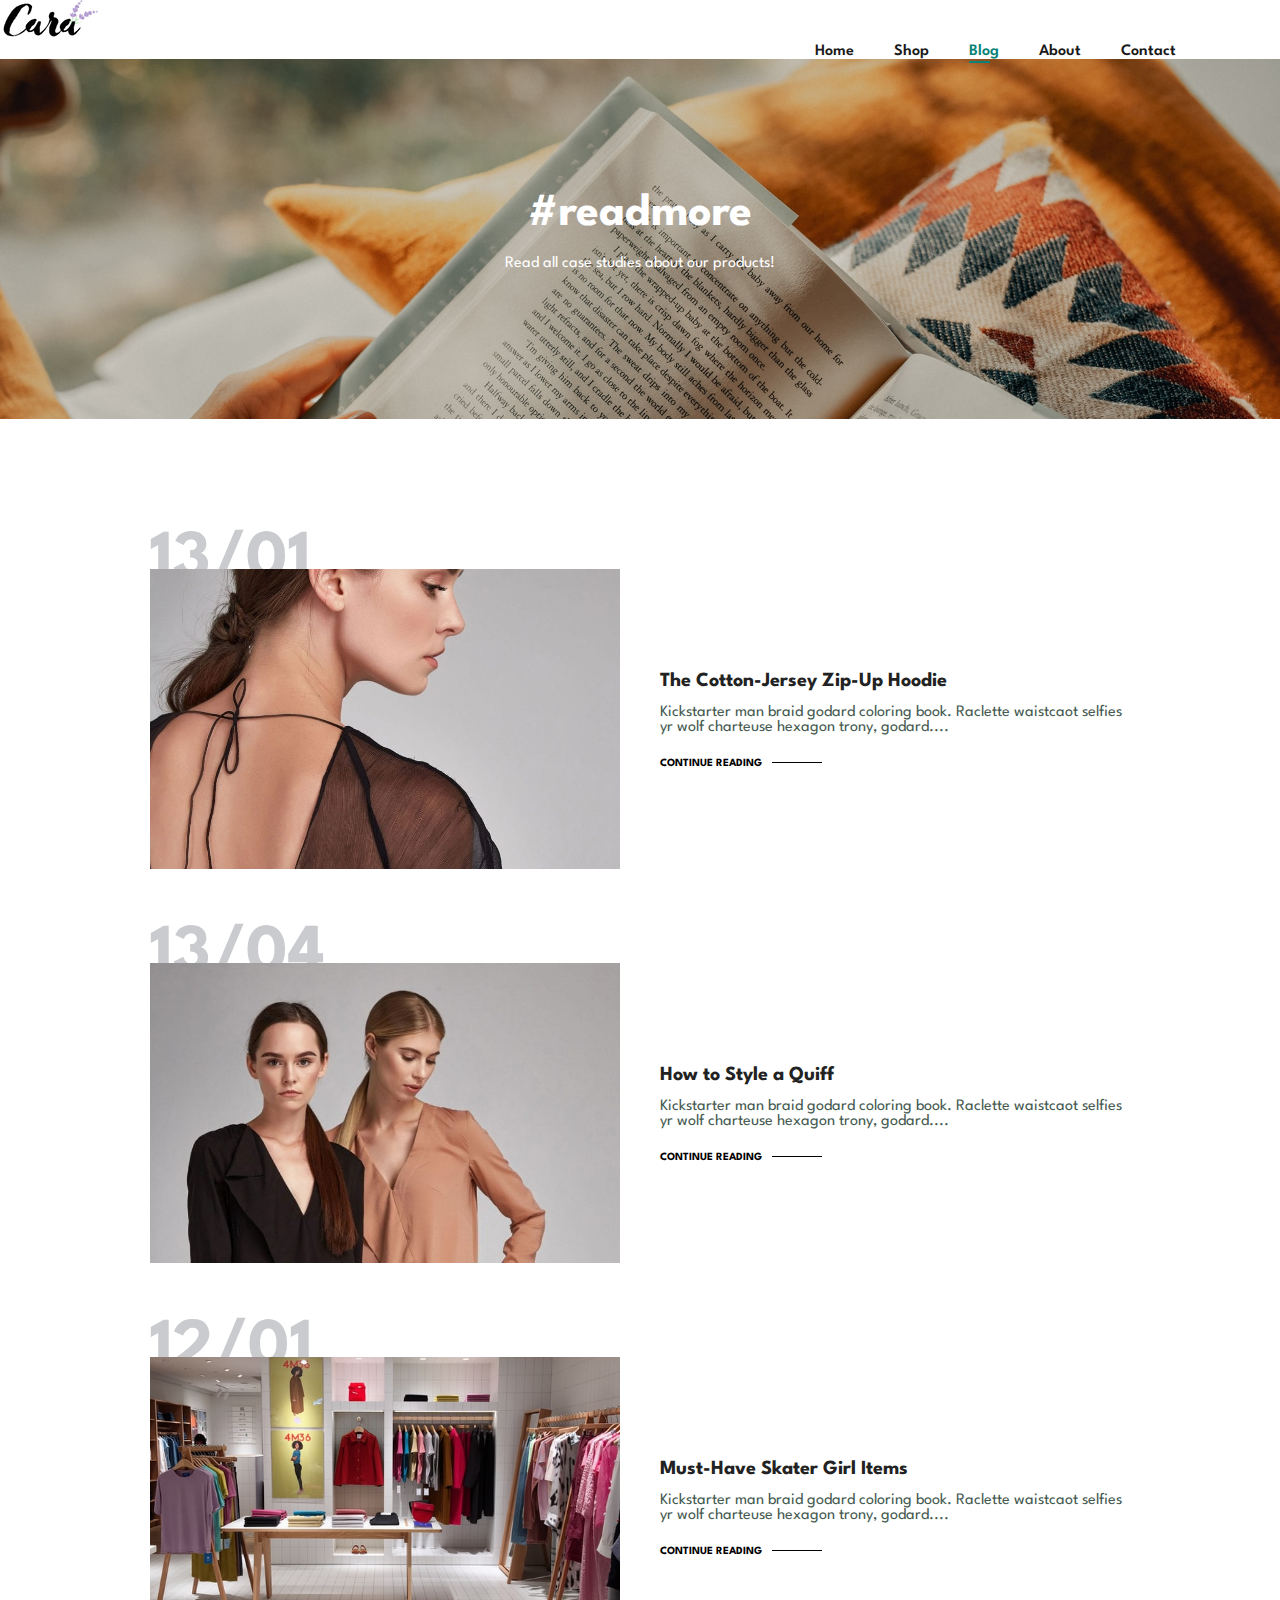
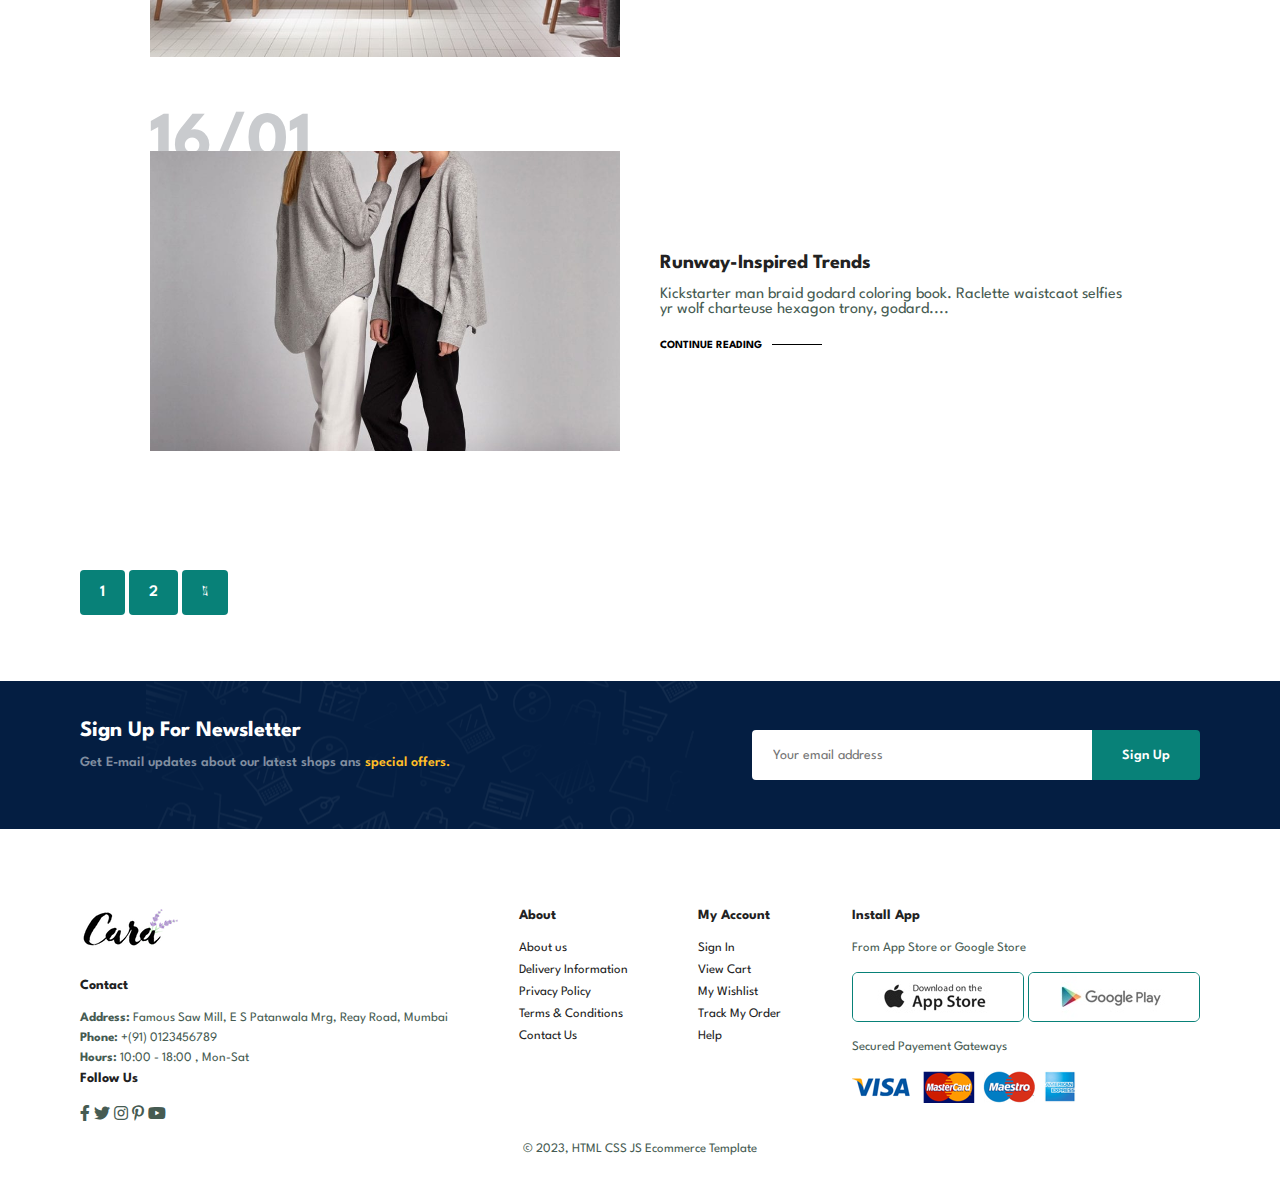
<file: blog.html>
<!DOCTYPE html>
<html lang="en">
<head>
    <meta charset="UTF-8">
    <meta name="viewport" content="width=device-width, initial-scale=1.0">
    <title>E-Commerce Website</title>
    <link rel="stylesheet" href="https://use.fontawesome.com/releases/v5.15.4/css/all.css" />

    <link rel="stylesheet" href="style.css">
</head>
<body>
    <section id=""header>
        <a href="#"><img src="img/logo.png" class="logo" srcset=""></a>

        <div>
            <ul id="navbar">
                <li><a href="index.html">Home</a></li>
                <li><a href="shop.html">Shop</a></li>
                <li><a class="active" href="blog.html">Blog</a></li>
                <li><a href="about.html">About</a></li>
                <li><a href="contact.html">Contact</a></li>
                <li id="lg-bag"><a href="cart.html"><i class="fa-solid fa-cart-shopping"></i></a></li>
                <a href="#" id="close"><i class="far fa-times"></i></a>
            </ul>
        </div>
        <div id="mobile">
            <a href="cart.html"><i class="fa-solid fa-cart-shopping"></i></a>
            <i id="bar" class="fas fa-outdent"></i>
        </div>
    </section>

    <section id = "page-header" class="blog-header ">
        <h2>#readmore</h2>
        <p>Read all case studies about our products!</p>
    </section>

    <section id="blog">
        <div class="blog-box">
            <div class="blog-img">
                <img src="img/blog/b1.jpg" alt="">
            </div>
            <div class="blog-details">
                <h4>The Cotton-Jersey Zip-Up Hoodie</h4>
                <p>Kickstarter man braid godard coloring book. Raclette waistcaot selfies yr wolf charteuse hexagon trony, godard....</p>
                <a href="#">CONTINUE READING</a>
            </div>
            <h1>13/01</h1>
        </div>
        <div class="blog-box">
            <div class="blog-img">
                <img src="img/blog/b2.jpg" alt="">
            </div>
            <div class="blog-details">
                <h4>How to Style a Quiff</h4>
                <p>Kickstarter man braid godard coloring book. Raclette waistcaot selfies yr wolf charteuse hexagon trony, godard....</p>
                <a href="#">CONTINUE READING</a>
            </div>
            <h1>13/04</h1>
        </div>
        <div class="blog-box">
            <div class="blog-img">
                <img src="img/blog/b3.jpg" alt="">
            </div>
            <div class="blog-details">
                <h4>Must-Have Skater Girl Items</h4>
                <p>Kickstarter man braid godard coloring book. Raclette waistcaot selfies yr wolf charteuse hexagon trony, godard....</p>
                <a href="#">CONTINUE READING</a>
            </div>
            <h1>12/01</h1>
        </div>
        <div class="blog-box">
            <div class="blog-img">
                <img src="img/blog/b4.jpg" alt="">
            </div>
            <div class="blog-details">
                <h4>Runway-Inspired Trends</h4>
                <p>Kickstarter man braid godard coloring book. Raclette waistcaot selfies yr wolf charteuse hexagon trony, godard....</p>
                <a href="#">CONTINUE READING</a>
            </div>
            <h1>16/01</h1>
        </div>
    </section>

    <section id="pagination" class="section-p1">
        <a href="#">1</a>
        <a href="#">2</a>
        <a href="#"><i class="fal fa-long-arrow-alt-right"></i></a>
    </section>

     <section id="newsletter" class="section-p1 section-m1">
        <div class="newstext">
            <h4>Sign Up For Newsletter</h4>
            <p>Get E-mail updates about our latest shops ans <span>special offers.</span></p>
        </div>
        <div class="form">
            <input type="text" placeholder="Your email address">
            <button class="normal">Sign Up</button>
        </div>
     </section>

     <footer class="section-p1">
        <div class="col">
            <img class="logo" src="img/logo.png" alt="" >
            <h4>Contact</h4>
            <p><strong>Address: </strong>Famous Saw Mill, E S Patanwala Mrg, Reay Road, Mumbai</p>
            <p><strong>Phone: </strong>+(91) 0123456789</p>
            <p><strong>Hours: </strong>10:00 - 18:00 , Mon-Sat</p>
            <div class="follow">
                <h4>Follow Us</h4>
                <div class="icon">
                    <i class="fab fa-facebook-f"></i>
                    <i class="fab fa-twitter"></i>
                    <i class="fab fa-instagram"></i>
                    <i class="fab fa-pinterest-p"></i>
                    <i class="fab fa-youtube"></i>
                </div>
            </div>
        </div>
        <div class="col">
            <h4>About</h4>
            <a href="#">About us</a>
            <a href="#">Delivery Information</a>
            <a href="#">Privacy Policy</a>
            <a href="#">Terms & Conditions</a>
            <a href="#">Contact Us</a>
        </div>
        <div class="col">
            <h4>My Account</h4>
            <a href="#">Sign In</a>
            <a href="#">View Cart</a>
            <a href="#">My Wishlist</a>
            <a href="#">Track My Order</a>
            <a href="#">Help</a>
        </div>

        <div class="col install">
            <h4>Install App</h4>
            <p>From App Store or Google Store</p>
            <div class="row">
                <img src="img/pay/app.jpg" alt="" srcset="">
                <img src="img/pay/play.jpg" alt="" srcset="">
            </div>
            <p>Secured Payement Gateways</p>
            <img src="img/pay/pay.png" alt="">
        </div>

        <div class="copyright">
            <p>&#169 2023, HTML CSS JS Ecommerce Template</p>
        </div>
     </footer>

    <script src="script.js"></script>
</body>
</html>
</file>
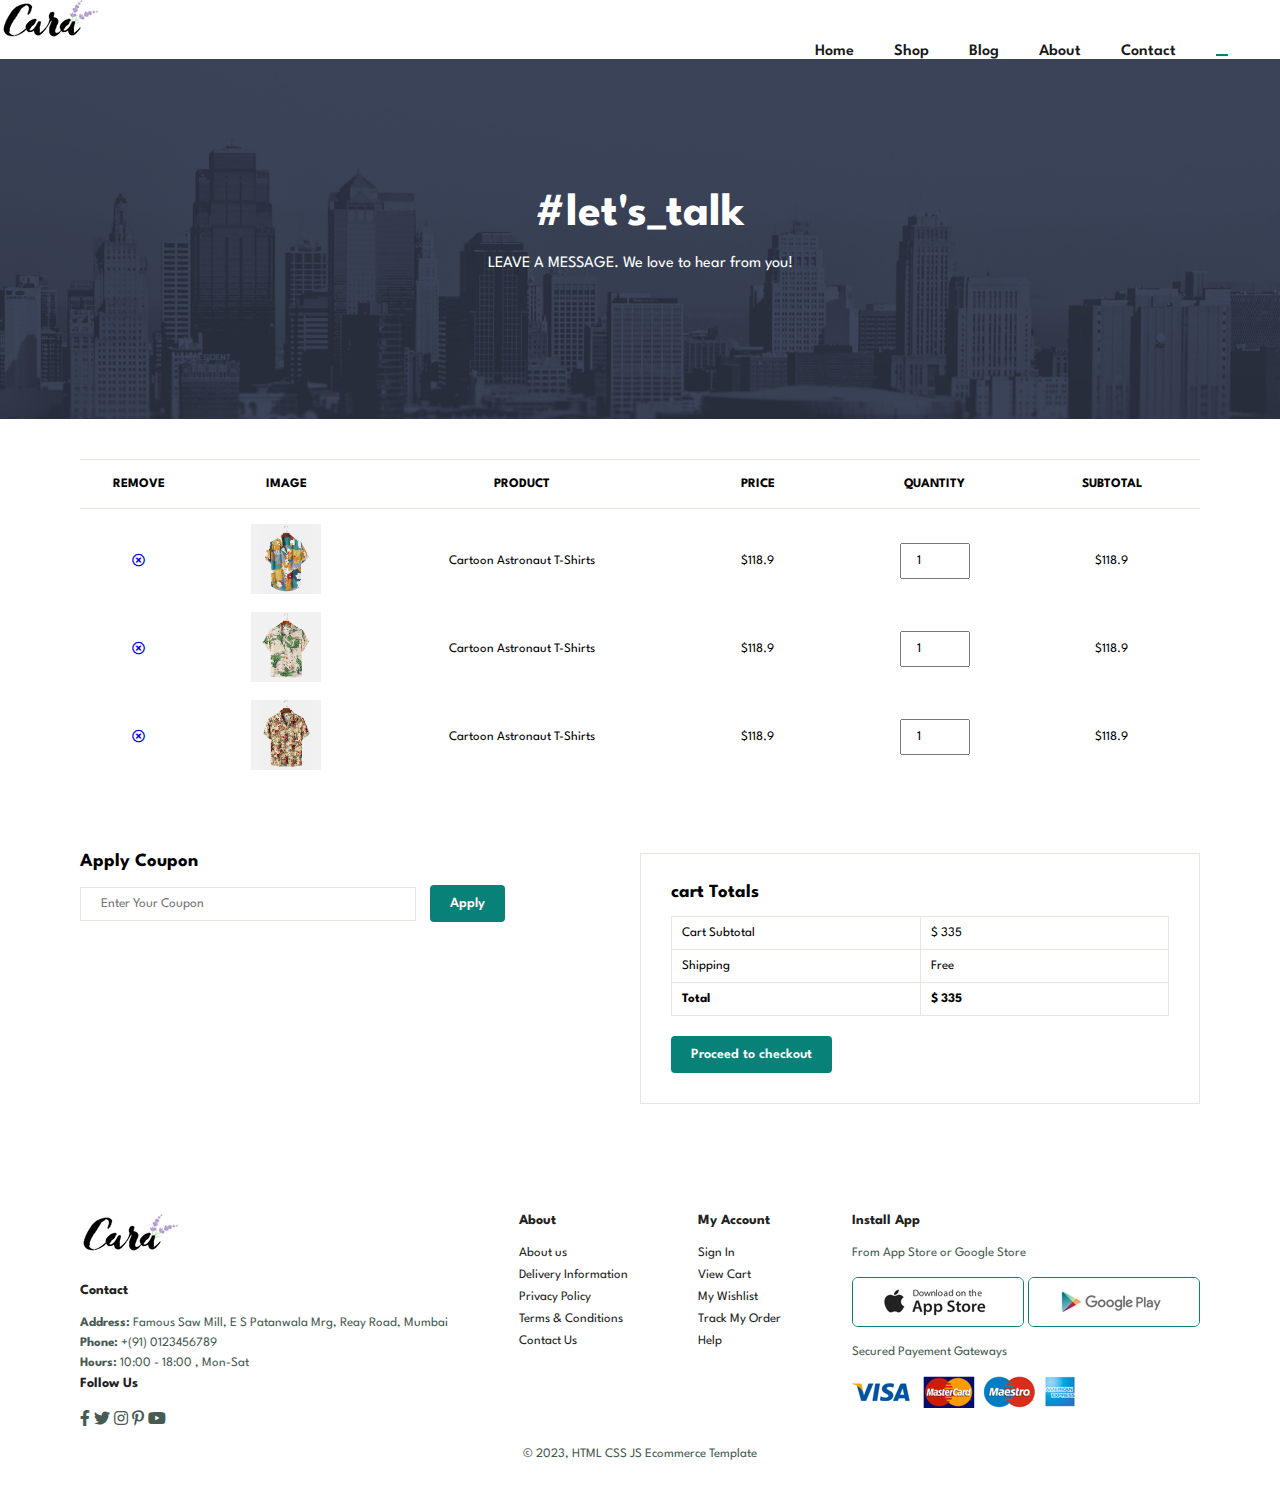
<file: cart.html>
<!DOCTYPE html>
<html lang="en">
<head>
    <meta charset="UTF-8">
    <meta name="viewport" content="width=device-width, initial-scale=1.0">
    <title>E-Commerce Website</title>
    <link rel="stylesheet" href="https://use.fontawesome.com/releases/v5.15.4/css/all.css" />

    <link rel="stylesheet" href="style.css">
</head>
<body>
    <section id=""header>
        <a href="#"><img src="img/logo.png" class="logo" srcset=""></a>

        <div>
            <ul id="navbar">
                <li><a href="index.html">Home</a></li>
                <li><a href="shop.html">Shop</a></li>
                <li><a href="blog.html">Blog</a></li>
                <li><a href="about.html">About</a></li>
                <li><a href="contact.html">Contact</a></li>
                <li id="lg-bag"><a  class="active" href="cart.html"><i class="fa-solid fa-cart-shopping"></i></a></li>
                <a href="#" id="close"><i class="far fa-times"></i></a>
            </ul>
        </div>
        <div id="mobile">
            <a href="cart.html"><i class="fa-solid fa-cart-shopping"></i></a>
            <i id="bar" class="fas fa-outdent"></i>
        </div>
    </section>

    <section id = "page-header" class="about-header ">
        <h2>#let's_talk</h2>
        <p>LEAVE A MESSAGE. We love to hear from you!</p>
    </section>

    <section id="cart" class="section-p1">
        <table width="100%">
            <thead>
                <tr>
                    <td>Remove</td>
                    <td>Image</td>
                    <td>Product</td>
                    <td>Price</td>
                    <td>Quantity</td>
                    <td>Subtotal</td>
                </tr>
            </thead>
            <tbody>
                <tr>
                    <td><a href="#"><i class="far fa-times-circle"></i></a></td>
                    <td><img src="img/products/f1.jpg" alt=""></td>
                    <td>Cartoon Astronaut T-Shirts</td>
                    <td>$118.9</td>
                    <td><input type="number" value="1"></td>
                    <td>$118.9</td>
                </tr>
                <tr>
                    <td><a href="#"><i class="far fa-times-circle"></i></a></td>
                    <td><img src="img/products/f2.jpg" alt=""></td>
                    <td>Cartoon Astronaut T-Shirts</td>
                    <td>$118.9</td>
                    <td><input type="number" value="1"></td>
                    <td>$118.9</td>
                </tr>
                <tr>
                    <td><a href="#"><i class="far fa-times-circle"></i></a></td>
                    <td><img src="img/products/f3.jpg" alt=""></td>
                    <td>Cartoon Astronaut T-Shirts</td>
                    <td>$118.9</td>
                    <td><input type="number" value="1"></td>
                    <td>$118.9</td>
                </tr>
            </tbody>
        </table>
    </section>

    <section id ="cart-add" class="section-p1">
        <div id="coupon">
            <h3>Apply Coupon</h3>
            <div>
                <input type="text" placeholder="Enter Your Coupon">
                <button class="normal">Apply</button>
            </div>
        </div>

        <div id="subtotal">
            <h3>cart Totals</h3>
            <table>
                <tr>
                    <td>Cart Subtotal</td>
                    <td>$ 335</td>
                </tr>
                <tr>
                    <td>Shipping</td>
                    <td>Free</td>
                </tr>
                <tr>
                    <td><strong>Total</strong></td>
                    <td><strong>$ 335</strong></td>
                </tr>
            </table>
            <button class="normal">Proceed to checkout</button>
        </div>
    </section>
     <footer class="section-p1">
        <div class="col">
            <img class="logo" src="img/logo.png" alt="" >
            <h4>Contact</h4>
            <p><strong>Address: </strong>Famous Saw Mill, E S Patanwala Mrg, Reay Road, Mumbai</p>
            <p><strong>Phone: </strong>+(91) 0123456789</p>
            <p><strong>Hours: </strong>10:00 - 18:00 , Mon-Sat</p>
            <div class="follow">
                <h4>Follow Us</h4>
                <div class="icon">
                    <i class="fab fa-facebook-f"></i>
                    <i class="fab fa-twitter"></i>
                    <i class="fab fa-instagram"></i>
                    <i class="fab fa-pinterest-p"></i>
                    <i class="fab fa-youtube"></i>
                </div>
            </div>
        </div>
        <div class="col">
            <h4>About</h4>
            <a href="#">About us</a>
            <a href="#">Delivery Information</a>
            <a href="#">Privacy Policy</a>
            <a href="#">Terms & Conditions</a>
            <a href="#">Contact Us</a>
        </div>
        <div class="col">
            <h4>My Account</h4>
            <a href="#">Sign In</a>
            <a href="#">View Cart</a>
            <a href="#">My Wishlist</a>
            <a href="#">Track My Order</a>
            <a href="#">Help</a>
        </div>

        <div class="col install">
            <h4>Install App</h4>
            <p>From App Store or Google Store</p>
            <div class="row">
                <img src="img/pay/app.jpg" alt="" srcset="">
                <img src="img/pay/play.jpg" alt="" srcset="">
            </div>
            <p>Secured Payement Gateways</p>
            <img src="img/pay/pay.png" alt="">
        </div>

        <div class="copyright">
            <p>&#169 2023, HTML CSS JS Ecommerce Template</p>
        </div>
     </footer>

    <script src="script.js"></script>
</body>
</html>
</file>
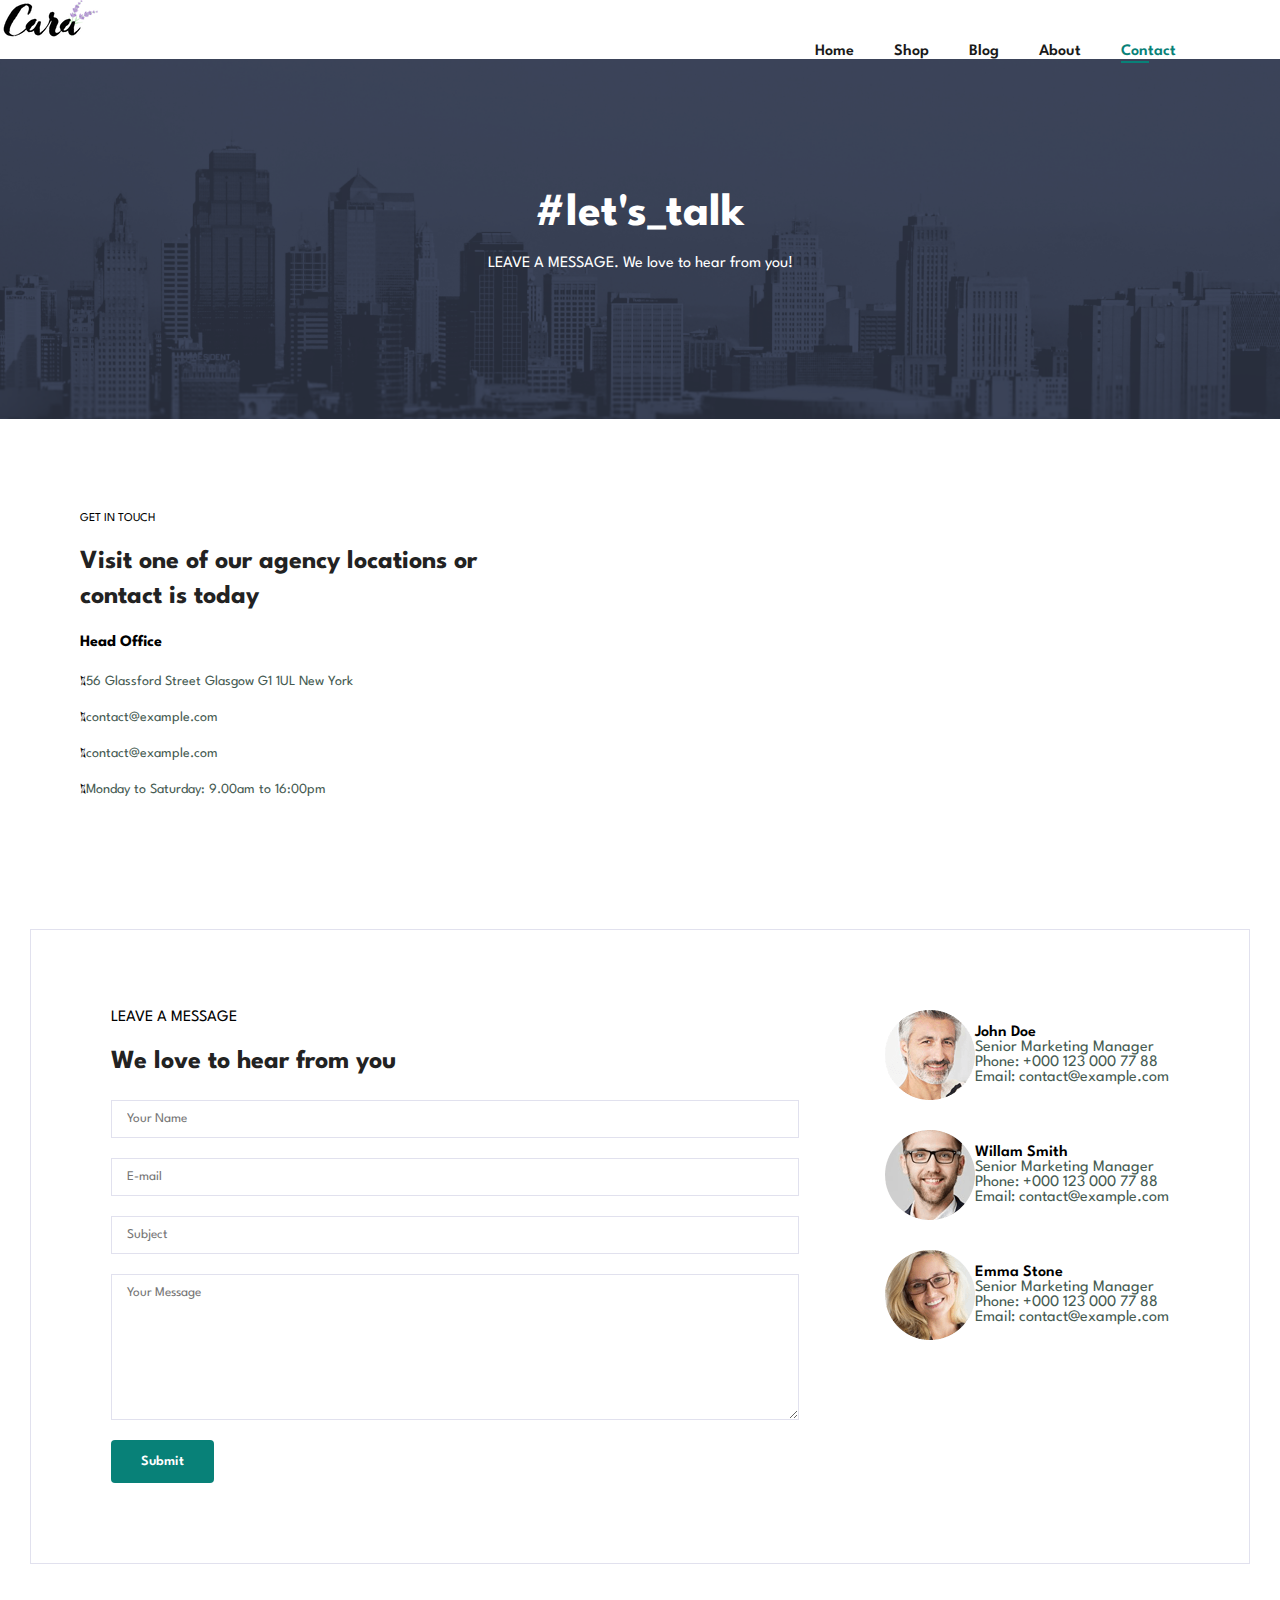
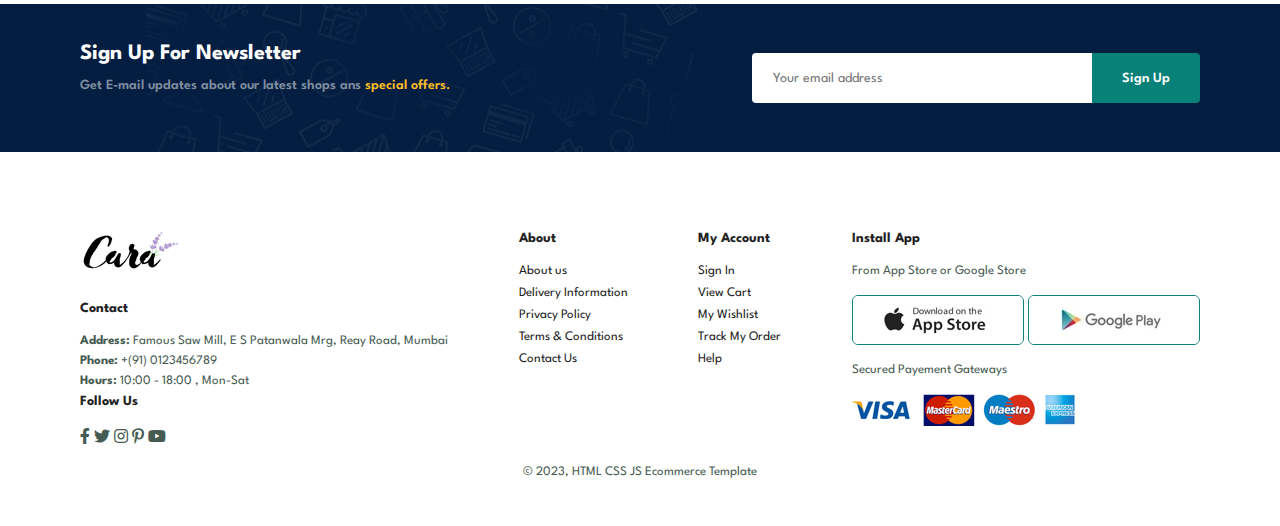
<file: contact.html>
<!DOCTYPE html>
<html lang="en">
<head>
    <meta charset="UTF-8">
    <meta name="viewport" content="width=device-width, initial-scale=1.0">
    <title>E-Commerce Website</title>
    <link rel="stylesheet" href="https://use.fontawesome.com/releases/v5.15.4/css/all.css" />

    <link rel="stylesheet" href="style.css">
</head>
<body>
    <section id=""header>
        <a href="#"><img src="img/logo.png" class="logo" srcset=""></a>

        <div>
            <ul id="navbar">
                <li><a href="index.html">Home</a></li>
                <li><a href="shop.html">Shop</a></li>
                <li><a href="blog.html">Blog</a></li>
                <li><a href="about.html">About</a></li>
                <li><a class="active"  href="contact.html">Contact</a></li>
                <li id="lg-bag"><a href="cart.html"><i class="fa-solid fa-cart-shopping"></i></a></li>
                <a href="#" id="close"><i class="far fa-times"></i></a>
            </ul>
        </div>
        <div id="mobile">
            <a href="cart.html"><i class="fa-solid fa-cart-shopping"></i></a>
            <i id="bar" class="fas fa-outdent"></i>
        </div>
    </section>

    <section id = "page-header" class="about-header ">
        <h2>#let's_talk</h2>
        <p>LEAVE A MESSAGE. We love to hear from you!</p>
    </section>

    <section id="contact-details" class="section-p1">
        <div class="details">
            <span>GET IN TOUCH</span>
            <h2>Visit one of our agency locations or contact is today</h2>
            <h3>Head Office</h3>
            <div>
                <li>
                    <i class="fal fa-map"></i>
                    <p>56 Glassford Street Glasgow G1 1UL New York</p>
                </li>
                <li>
                    <i class="fal fa-envelope"></i>
                    <p>contact@example.com</p>
                </li>
                <li>
                    <i class="fal fa-phone-alt"></i>
                    <p>contact@example.com</p>
                </li>
                <li>
                    <i class="fal fa-clock"></i>
                    <p>Monday to Saturday: 9.00am to 16:00pm</p>
                </li>
            </div>
        </div>

        <div class="map">
            <iframe src="https://www.google.com/maps/embed?pb=!1m18!1m12!1m3!1d2469.8338612143825!2d-1.2550437!3d51.754361499999995!2m3!1f0!2f0!3f0!3m2!1i1024!2i768!4f13.1!3m3!1m2!1s0x4876c6a9ef8c485b%3A0xd2ff1883a001afed!2sUniversity%20of%20Oxford!5e0!3m2!1sen!2sin!4v1694257484459!5m2!1sen!2sin" width="600" height="450" style="border:0;" allowfullscreen="" loading="lazy" referrerpolicy="no-referrer-when-downgrade"></iframe>
        </div>
    </section>

    <section id="form-details">
        <form action="">
            <span>LEAVE A MESSAGE</span>
            <h2>We love to hear from you</h2>
            <input type="text" placeholder="Your Name">
            <input type="text" placeholder="E-mail">
            <input type="text" placeholder="Subject">
            <textarea name="" id="" cols="30" rows="10" placeholder="Your Message"></textarea>
            <button class="normal">Submit</button>
        </form>

        <div class="people">
            <div>
                <img src="img/people/1.png " alt="">
                <p><span>John Doe</span>Senior Marketing Manager <br> Phone: +000 123 000 77 88 <br> Email: contact@example.com</p>
            </div>
            <div>
                <img src="img/people/2.png" alt="">
                <p><span>Willam Smith</span>Senior Marketing Manager <br> Phone: +000 123 000 77 88 <br> Email: contact@example.com</p>
            </div>
            <div>
                <img src="img/people/3.png" alt="">
                <p><span>Emma Stone</span>Senior Marketing Manager <br> Phone: +000 123 000 77 88 <br> Email: contact@example.com</p>
            </div>
        </div>
    </section>

    <section id="newsletter" class="section-p1 section-m1">
        <div class="newstext">
            <h4>Sign Up For Newsletter</h4>
            <p>Get E-mail updates about our latest shops ans <span>special offers.</span></p>
        </div>
        <div class="form">
            <input type="text" placeholder="Your email address">
            <button class="normal">Sign Up</button>
        </div>
     </section>

     <footer class="section-p1">
        <div class="col">
            <img class="logo" src="img/logo.png" alt="" >
            <h4>Contact</h4>
            <p><strong>Address: </strong>Famous Saw Mill, E S Patanwala Mrg, Reay Road, Mumbai</p>
            <p><strong>Phone: </strong>+(91) 0123456789</p>
            <p><strong>Hours: </strong>10:00 - 18:00 , Mon-Sat</p>
            <div class="follow">
                <h4>Follow Us</h4>
                <div class="icon">
                    <i class="fab fa-facebook-f"></i>
                    <i class="fab fa-twitter"></i>
                    <i class="fab fa-instagram"></i>
                    <i class="fab fa-pinterest-p"></i>
                    <i class="fab fa-youtube"></i>
                </div>
            </div>
        </div>
        <div class="col">
            <h4>About</h4>
            <a href="#">About us</a>
            <a href="#">Delivery Information</a>
            <a href="#">Privacy Policy</a>
            <a href="#">Terms & Conditions</a>
            <a href="#">Contact Us</a>
        </div>
        <div class="col">
            <h4>My Account</h4>
            <a href="#">Sign In</a>
            <a href="#">View Cart</a>
            <a href="#">My Wishlist</a>
            <a href="#">Track My Order</a>
            <a href="#">Help</a>
        </div>

        <div class="col install">
            <h4>Install App</h4>
            <p>From App Store or Google Store</p>
            <div class="row">
                <img src="img/pay/app.jpg" alt="" srcset="">
                <img src="img/pay/play.jpg" alt="" srcset="">
            </div>
            <p>Secured Payement Gateways</p>
            <img src="img/pay/pay.png" alt="">
        </div>

        <div class="copyright">
            <p>&#169 2023, HTML CSS JS Ecommerce Template</p>
        </div>
     </footer>

    <script src="script.js"></script>
</body>
</html>
</file>
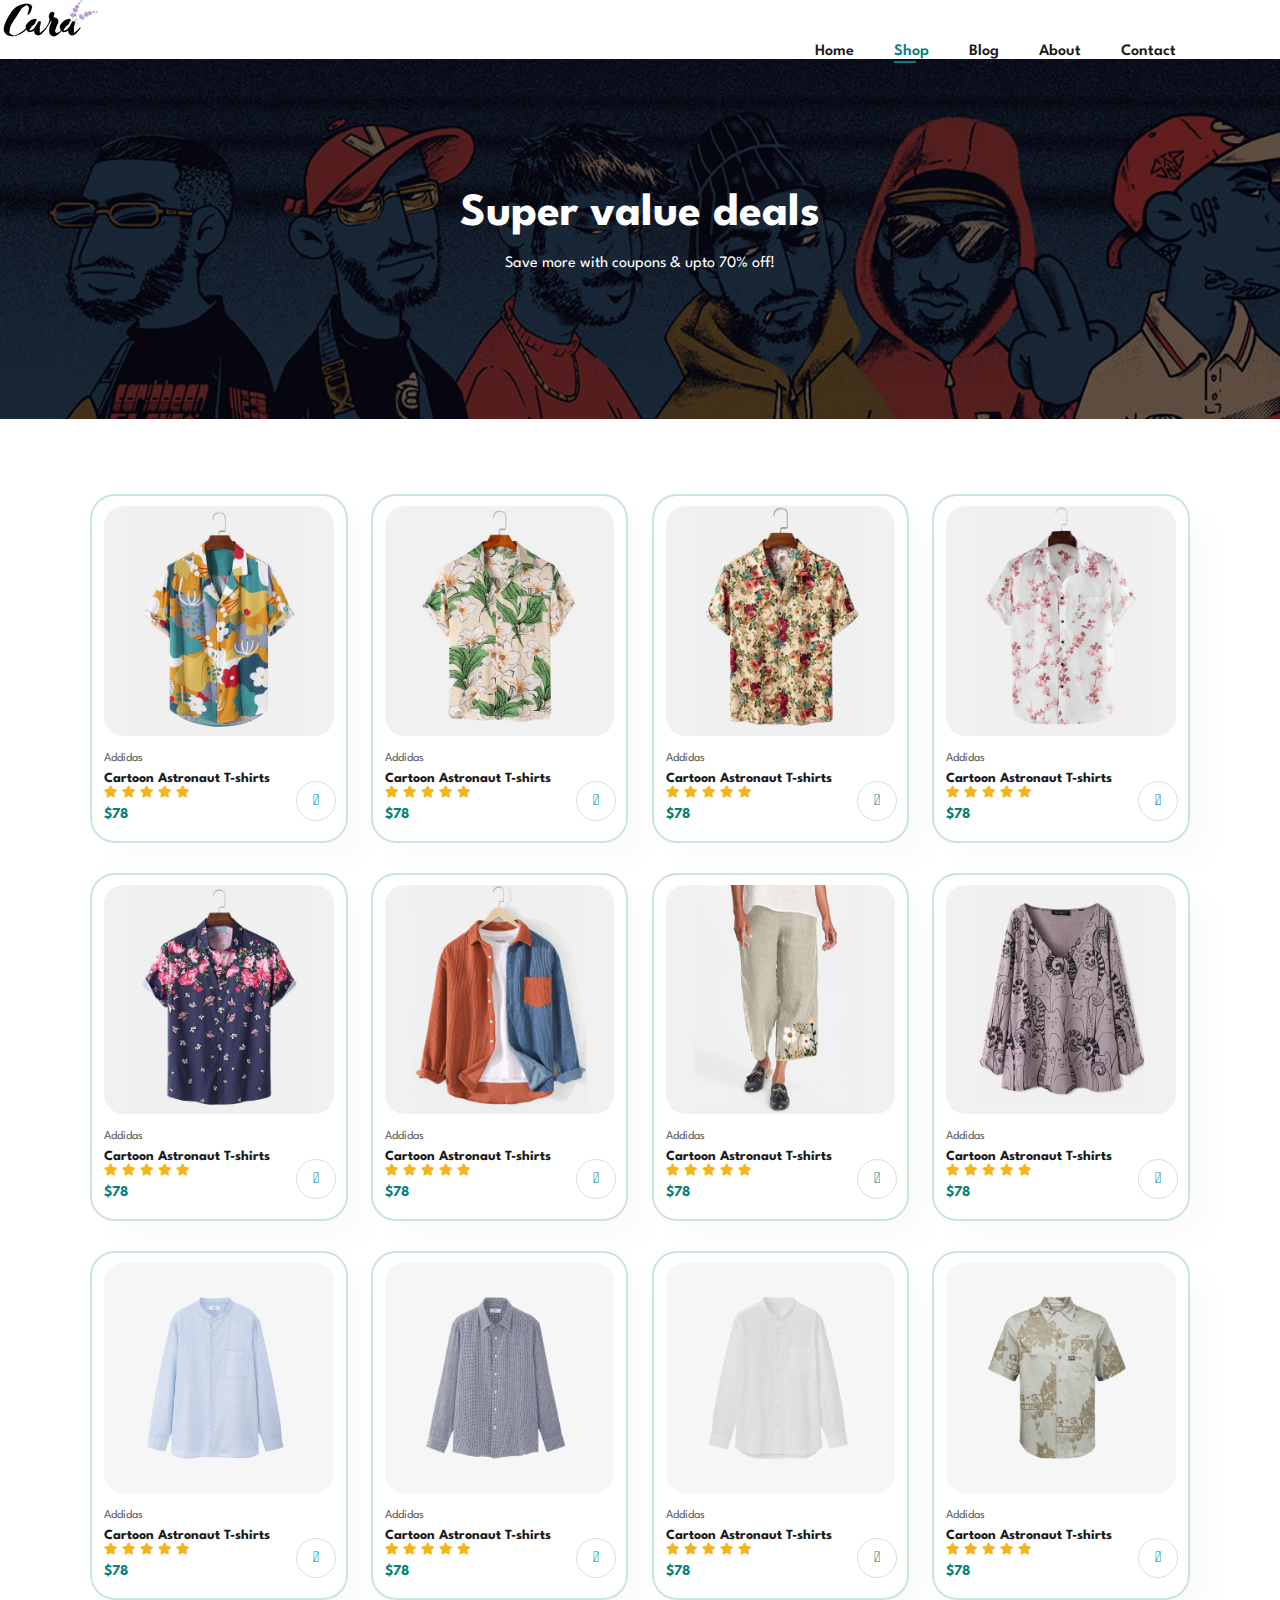
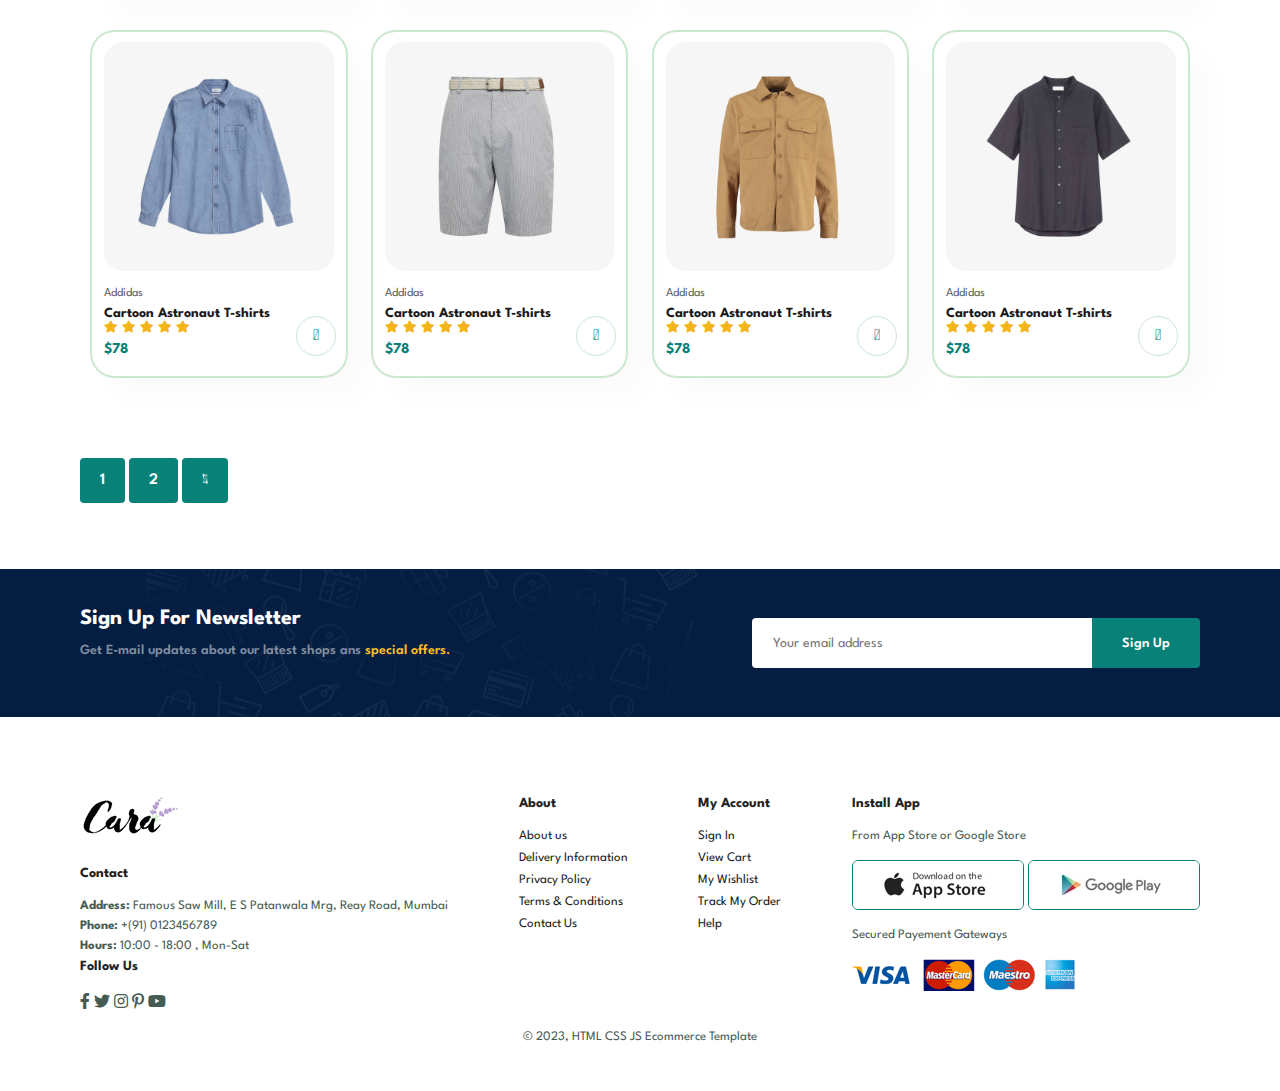
<file: shop.html>
<!DOCTYPE html>
<html lang="en">
<head>
    <meta charset="UTF-8">
    <meta name="viewport" content="width=device-width, initial-scale=1.0">
    <title>E-Commerce Website</title>
    <link rel="stylesheet" href="https://use.fontawesome.com/releases/v5.15.4/css/all.css" />

    <link rel="stylesheet" href="style.css">
</head>
<body>
    <section id=""header>
        <a href="#"><img src="img/logo.png" class="logo" srcset=""></a>

        <div>
            <ul id="navbar">
                <li><a href="index.html">Home</a></li>
                <li><a class="active"  href="shop.html">Shop</a></li>
                <li><a href="blog.html">Blog</a></li>
                <li><a href="about.html">About</a></li>
                <li><a href="contact.html">Contact</a></li>
                <li id="lg-bag"><a href="cart.html"><i class="fa-solid fa-cart-shopping"></i></a></li>
                <a href="#" id="close"><i class="far fa-times"></i></a>
            </ul>
        </div>
        <div id="mobile">
            <a href="cart.html"><i class="fa-solid fa-cart-shopping"></i></a>
            <i id="bar" class="fas fa-outdent"></i>
        </div>
    </section>

    <section id = "page-header">
        <h2>Super value deals</h2>
        <p>Save more with coupons & upto 70% off!</p>
    </section>

    <section id="product1" class="section-p1">
        <div class="pro-container">
            <div class="pro" onclick="window.location.href='sproduct.html';">
                <img src="img/products/f1.jpg" alt="">
                <div class="des">
                    <span>Addidas</span>
                    <h5>Cartoon Astronaut T-shirts</h5>
                    <div class="start">
                       <i class="fas fa-star"></i>
                       <i class="fas fa-star"></i>
                       <i class="fas fa-star"></i>
                       <i class="fas fa-star"></i>
                       <i class="fas fa-star"></i>
                   </div>
                   <h4>$78</h4>
                </div>
                <a href="#"><i class="fal fa-shopping-cart cart"></i></a>
            </div>
            <div class="pro">
                <img src="img/products/f2.jpg" alt="">
                <div class="des">
                    <span>Addidas</span>
                    <h5>Cartoon Astronaut T-shirts</h5>
                    <div class="start">
                       <i class="fas fa-star"></i>
                       <i class="fas fa-star"></i>
                       <i class="fas fa-star"></i>
                       <i class="fas fa-star"></i>
                       <i class="fas fa-star"></i>
                   </div>
                   <h4>$78</h4>
                </div>
                <a href="#"><i class="fal fa-shopping-cart cart"></i></a>
            </div>
            <div class="pro">
                <img src="img/products/f3.jpg" alt="">
                <div class="des">
                    <span>Addidas</span>
                    <h5>Cartoon Astronaut T-shirts</h5>
                    <div class="start">
                       <i class="fas fa-star"></i>
                       <i class="fas fa-star"></i>
                       <i class="fas fa-star"></i>
                       <i class="fas fa-star"></i>
                       <i class="fas fa-star"></i>
                   </div>
                   <h4>$78</h4>
                </div>
                <a href="#"><i class="fal fa-shopping-cart cart"></i></a>
            </div>
            <div class="pro">
                <img src="img/products/f4.jpg" alt="">
                <div class="des">
                    <span>Addidas</span>
                    <h5>Cartoon Astronaut T-shirts</h5>
                    <div class="start">
                       <i class="fas fa-star"></i>
                       <i class="fas fa-star"></i>
                       <i class="fas fa-star"></i>
                       <i class="fas fa-star"></i>
                       <i class="fas fa-star"></i>
                   </div>
                   <h4>$78</h4>
                </div>
                <a href="#"><i class="fal fa-shopping-cart cart"></i></a>
            </div>
            <div class="pro">
                <img src="img/products/f5.jpg" alt="">
                <div class="des">
                    <span>Addidas</span>
                    <h5>Cartoon Astronaut T-shirts</h5>
                    <div class="start">
                       <i class="fas fa-star"></i>
                       <i class="fas fa-star"></i>
                       <i class="fas fa-star"></i>
                       <i class="fas fa-star"></i>
                       <i class="fas fa-star"></i>
                   </div>
                   <h4>$78</h4>
                </div>
                <a href="#"><i class="fal fa-shopping-cart cart"></i></a>
            </div>
            <div class="pro">
                <img src="img/products/f6.jpg" alt="">
                <div class="des">
                    <span>Addidas</span>
                    <h5>Cartoon Astronaut T-shirts</h5>
                    <div class="start">
                       <i class="fas fa-star"></i>
                       <i class="fas fa-star"></i>
                       <i class="fas fa-star"></i>
                       <i class="fas fa-star"></i>
                       <i class="fas fa-star"></i>
                   </div>
                   <h4>$78</h4>
                </div>
                <a href="#"><i class="fal fa-shopping-cart cart"></i></a>
            </div>
            <div class="pro">
                <img src="img/products/f7.jpg" alt="">
                <div class="des">
                    <span>Addidas</span>
                    <h5>Cartoon Astronaut T-shirts</h5>
                    <div class="start">
                       <i class="fas fa-star"></i>
                       <i class="fas fa-star"></i>
                       <i class="fas fa-star"></i>
                       <i class="fas fa-star"></i>
                       <i class="fas fa-star"></i>
                   </div>
                   <h4>$78</h4>
                </div>
                <a href="#"><i class="fal fa-shopping-cart cart"></i></a>
            </div>
            <div class="pro">
                <img src="img/products/f8.jpg" alt="">
                <div class="des">
                    <span>Addidas</span>
                    <h5>Cartoon Astronaut T-shirts</h5>
                    <div class="start">
                       <i class="fas fa-star"></i>
                       <i class="fas fa-star"></i>
                       <i class="fas fa-star"></i>
                       <i class="fas fa-star"></i>
                       <i class="fas fa-star"></i>
                   </div>
                   <h4>$78</h4>
                </div>
                <a href="#"><i class="fal fa-shopping-cart cart"></i></a>
            </div>
       
            <div class="pro">
                <img src="img/products/n1.jpg" alt="">
                <div class="des">
                    <span>Addidas</span>
                    <h5>Cartoon Astronaut T-shirts</h5>
                    <div class="start">
                       <i class="fas fa-star"></i>
                       <i class="fas fa-star"></i>
                       <i class="fas fa-star"></i>
                       <i class="fas fa-star"></i>
                       <i class="fas fa-star"></i>
                   </div>
                   <h4>$78</h4>
                </div>
                <a href="#"><i class="fal fa-shopping-cart cart"></i></a>
            </div>
            <div class="pro">
                <img src="img/products/n2.jpg" alt="">
                <div class="des">
                    <span>Addidas</span>
                    <h5>Cartoon Astronaut T-shirts</h5>
                    <div class="start">
                       <i class="fas fa-star"></i>
                       <i class="fas fa-star"></i>
                       <i class="fas fa-star"></i>
                       <i class="fas fa-star"></i>
                       <i class="fas fa-star"></i>
                   </div>
                   <h4>$78</h4>
                </div>
                <a href="#"><i class="fal fa-shopping-cart cart"></i></a>
            </div>
            <div class="pro">
                <img src="img/products/n3.jpg" alt="">
                <div class="des">
                    <span>Addidas</span>
                    <h5>Cartoon Astronaut T-shirts</h5>
                    <div class="start">
                       <i class="fas fa-star"></i>
                       <i class="fas fa-star"></i>
                       <i class="fas fa-star"></i>
                       <i class="fas fa-star"></i>
                       <i class="fas fa-star"></i>
                   </div>
                   <h4>$78</h4>
                </div>
                <a href="#"><i class="fal fa-shopping-cart cart"></i></a>
            </div>
            <div class="pro">
                <img src="img/products/n4.jpg" alt="">
                <div class="des">
                    <span>Addidas</span>
                    <h5>Cartoon Astronaut T-shirts</h5>
                    <div class="start">
                       <i class="fas fa-star"></i>
                       <i class="fas fa-star"></i>
                       <i class="fas fa-star"></i>
                       <i class="fas fa-star"></i>
                       <i class="fas fa-star"></i>
                   </div>
                   <h4>$78</h4>
                </div>
                <a href="#"><i class="fal fa-shopping-cart cart"></i></a>
            </div>
            <div class="pro">
                <img src="img/products/n5.jpg" alt="">
                <div class="des">
                    <span>Addidas</span>
                    <h5>Cartoon Astronaut T-shirts</h5>
                    <div class="start">
                       <i class="fas fa-star"></i>
                       <i class="fas fa-star"></i>
                       <i class="fas fa-star"></i>
                       <i class="fas fa-star"></i>
                       <i class="fas fa-star"></i>
                   </div>
                   <h4>$78</h4>
                </div>
                <a href="#"><i class="fal fa-shopping-cart cart"></i></a>
            </div>
            <div class="pro">
                <img src="img/products/n6.jpg" alt="">
                <div class="des">
                    <span>Addidas</span>
                    <h5>Cartoon Astronaut T-shirts</h5>
                    <div class="start">
                       <i class="fas fa-star"></i>
                       <i class="fas fa-star"></i>
                       <i class="fas fa-star"></i>
                       <i class="fas fa-star"></i>
                       <i class="fas fa-star"></i>
                   </div>
                   <h4>$78</h4>
                </div>
                <a href="#"><i class="fal fa-shopping-cart cart"></i></a>
            </div>
            <div class="pro">
                <img src="img/products/n7.jpg" alt="">
                <div class="des">
                    <span>Addidas</span>
                    <h5>Cartoon Astronaut T-shirts</h5>
                    <div class="start">
                       <i class="fas fa-star"></i>
                       <i class="fas fa-star"></i>
                       <i class="fas fa-star"></i>
                       <i class="fas fa-star"></i>
                       <i class="fas fa-star"></i>
                   </div>
                   <h4>$78</h4>
                </div>
                <a href="#"><i class="fal fa-shopping-cart cart"></i></a>
            </div>
            <div class="pro">
                <img src="img/products/n8.jpg" alt="">
                <div class="des">
                    <span>Addidas</span>
                    <h5>Cartoon Astronaut T-shirts</h5>
                    <div class="start">
                       <i class="fas fa-star"></i>
                       <i class="fas fa-star"></i>
                       <i class="fas fa-star"></i>
                       <i class="fas fa-star"></i>
                       <i class="fas fa-star"></i>
                   </div>
                   <h4>$78</h4>
                </div>
                <a href="#"><i class="fal fa-shopping-cart cart"></i></a>
            </div>
        </div>
    </section>

    <section id="pagination" class="section-p1">
        <a href="#">1</a>
        <a href="#">2</a>
        <a href="#"><i class="fal fa-long-arrow-alt-right"></i></a>
    </section>

     <section id="newsletter" class="section-p1 section-m1">
        <div class="newstext">
            <h4>Sign Up For Newsletter</h4>
            <p>Get E-mail updates about our latest shops ans <span>special offers.</span></p>
        </div>
        <div class="form">
            <input type="text" placeholder="Your email address">
            <button class="normal">Sign Up</button>
        </div>
     </section>

     <footer class="section-p1">
        <div class="col">
            <img class="logo" src="img/logo.png" alt="" >
            <h4>Contact</h4>
            <p><strong>Address: </strong>Famous Saw Mill, E S Patanwala Mrg, Reay Road, Mumbai</p>
            <p><strong>Phone: </strong>+(91) 0123456789</p>
            <p><strong>Hours: </strong>10:00 - 18:00 , Mon-Sat</p>
            <div class="follow">
                <h4>Follow Us</h4>
                <div class="icon">
                    <i class="fab fa-facebook-f"></i>
                    <i class="fab fa-twitter"></i>
                    <i class="fab fa-instagram"></i>
                    <i class="fab fa-pinterest-p"></i>
                    <i class="fab fa-youtube"></i>
                </div>
            </div>
        </div>
        <div class="col">
            <h4>About</h4>
            <a href="#">About us</a>
            <a href="#">Delivery Information</a>
            <a href="#">Privacy Policy</a>
            <a href="#">Terms & Conditions</a>
            <a href="#">Contact Us</a>
        </div>
        <div class="col">
            <h4>My Account</h4>
            <a href="#">Sign In</a>
            <a href="#">View Cart</a>
            <a href="#">My Wishlist</a>
            <a href="#">Track My Order</a>
            <a href="#">Help</a>
        </div>

        <div class="col install">
            <h4>Install App</h4>
            <p>From App Store or Google Store</p>
            <div class="row">
                <img src="img/pay/app.jpg" alt="" srcset="">
                <img src="img/pay/play.jpg" alt="" srcset="">
            </div>
            <p>Secured Payement Gateways</p>
            <img src="img/pay/pay.png" alt="">
        </div>

        <div class="copyright">
            <p>&#169 2023, HTML CSS JS Ecommerce Template</p>
        </div>
     </footer>

    <script src="script.js"></script>
</body>
</html>
</file>
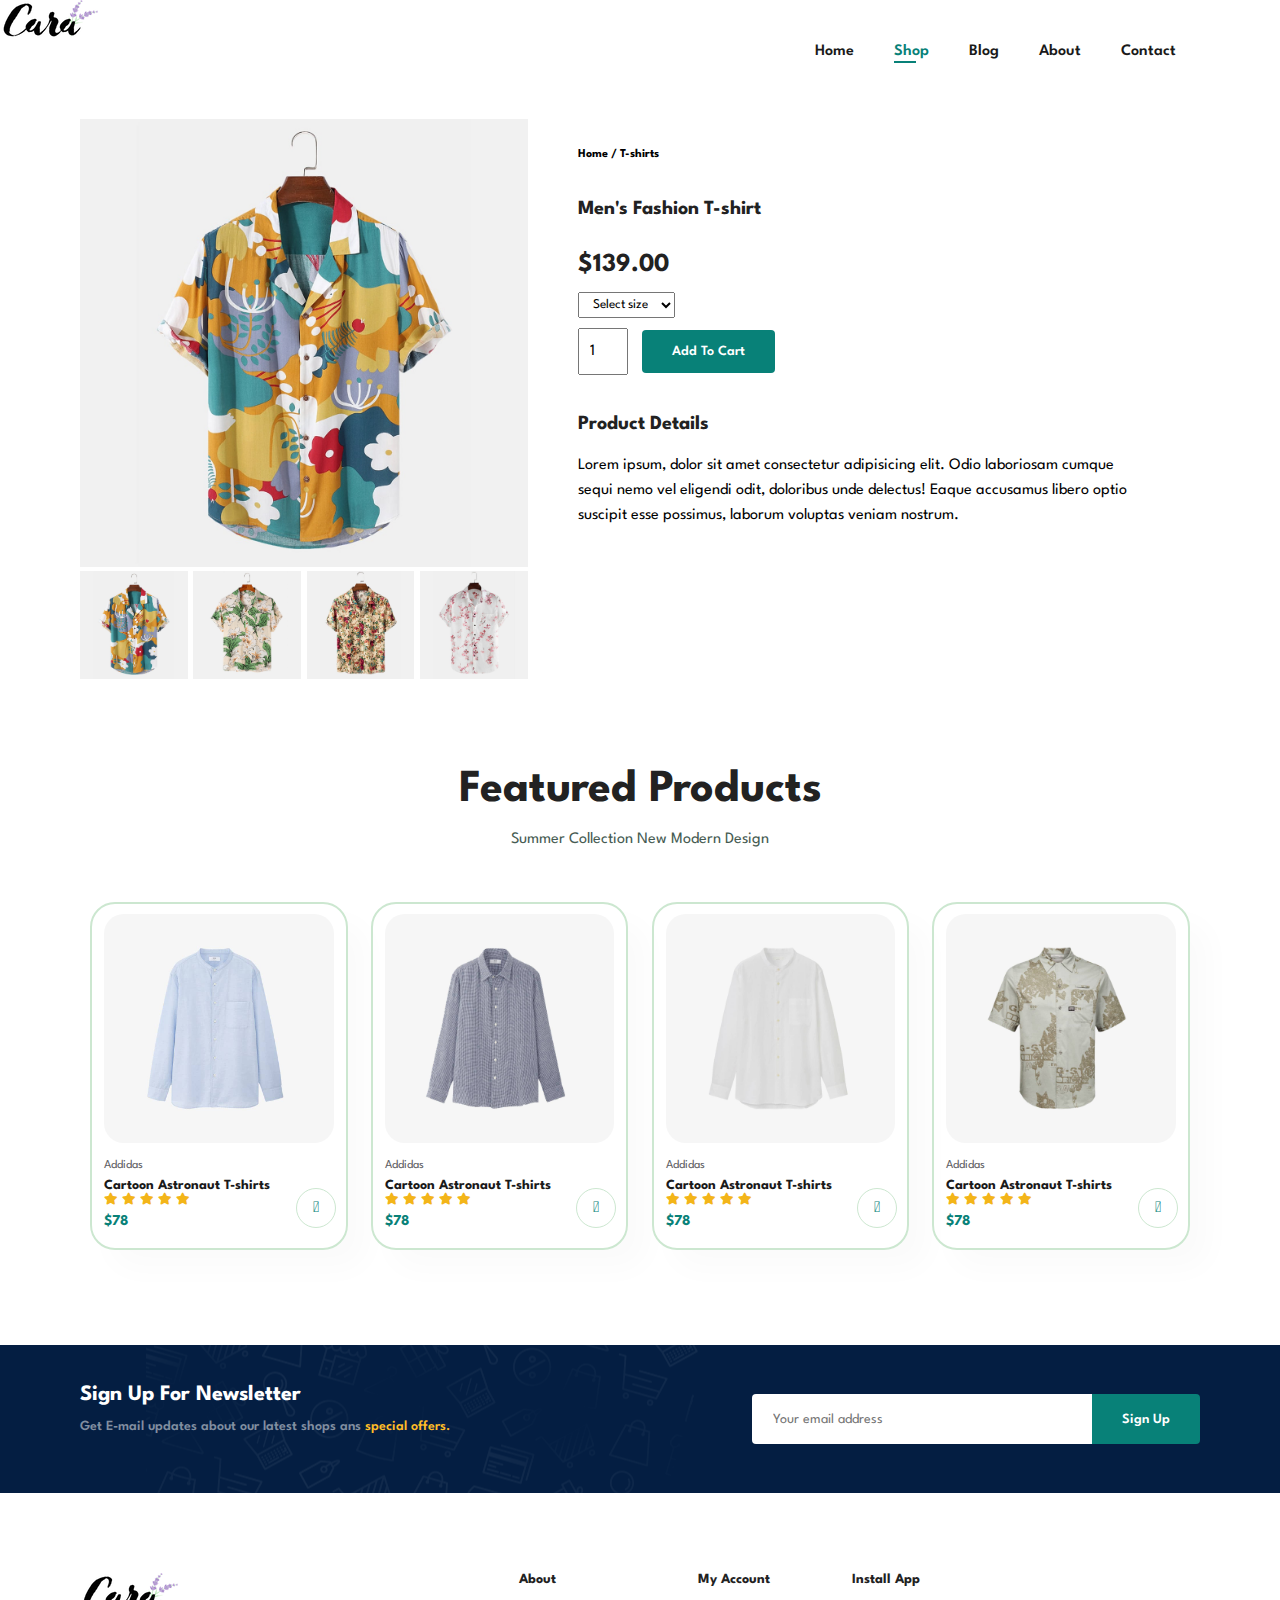
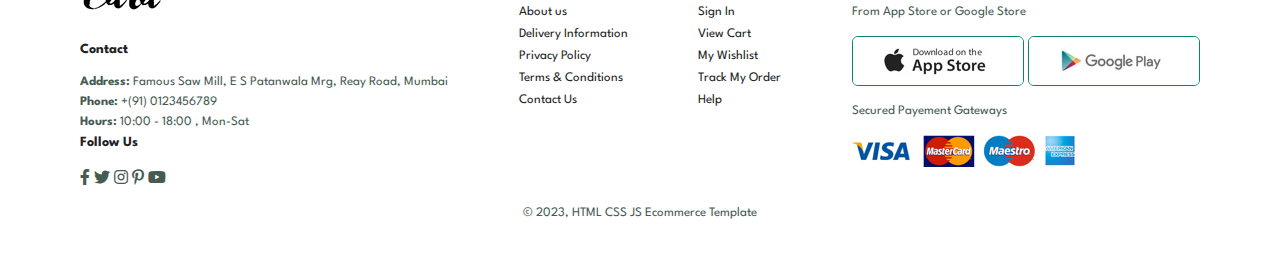
<file: sproduct.html>
<!DOCTYPE html>
<html lang="en">
<head>
    <meta charset="UTF-8">
    <meta name="viewport" content="width=device-width, initial-scale=1.0">
    <title>E-Commerce Website</title>
    <link rel="stylesheet" href="https://use.fontawesome.com/releases/v5.15.4/css/all.css" />

    <link rel="stylesheet" href="style.css">
</head>
<body>
    <section id=""header>
        <a href="#"><img src="img/logo.png" class="logo" srcset=""></a>

        <div>
            <ul id="navbar">
                <li><a href="index.html">Home</a></li>
                <li><a class="active"  href="shop.html">Shop</a></li>
                <li><a href="blog.html">Blog</a></li>
                <li><a href="about.html">About</a></li>
                <li><a href="contact.html">Contact</a></li>
                <li id="lg-bag"><a href="cart.html"><i class="fa-solid fa-cart-shopping"></i></a></li>
                <a href="#" id="close"><i class="far fa-times"></i></a>
            </ul>
        </div>
        <div id="mobile">
            <a href="cart.html"><i class="fa-solid fa-cart-shopping"></i></a>
            <i id="bar" class="fas fa-outdent"></i>
        </div>
    </section>

    <section id="prodetails" class="section-p1">
        <div class="single-pro-image">
            <img src="img/products/f1.jpg" width="100%" id="MainImg" alt="">

            <div class="small-img-group">
                <div class="small-img-col">
                   <img src="img/products/f1.jpg" width="100%" class="small-img" alt="">
                </div>
                <div class="small-img-col">
                    <img src="img/products/f2.jpg" width="100%" class="small-img" alt="">
                 </div>
                 <div class="small-img-col">
                    <img src="img/products/f3.jpg" width="100%" class="small-img" alt="">
                 </div>
                 <div class="small-img-col">
                    <img src="img/products/f4.jpg" width="100%" class="small-img" alt="">
                 </div>
                </div>
            </div>
  
        <div class="single-pro-details">
            <h6>Home / T-shirts</h6>
            <h4>Men's Fashion T-shirt</h4>
            <h2>$139.00</h2>
            <select>
            <option>Select size</option>
            <option>S</option>
            <option>M</option>
            <option>L</option>
            <option>XL</option>
            <option>XXL</option>
            </select>
            <input type="number" value="1">
            <button class="normal">Add To Cart</button>
            <h4>Product Details</h4>
            <span>Lorem ipsum, dolor sit amet consectetur adipisicing elit. Odio laboriosam cumque sequi nemo vel eligendi odit, doloribus unde delectus! Eaque accusamus libero optio suscipit esse possimus, laborum voluptas veniam nostrum.</span>
        </div>
        </section>

        <section id="product1" class="section-p1">
            <h2>Featured Products</h2>
            <p>Summer Collection New Modern Design</p>
            <div class="pro-container">
                <div class="pro">
                    <img src="img/products/n1.jpg" alt="">
                    <div class="des">
                        <span>Addidas</span>
                        <h5>Cartoon Astronaut T-shirts</h5>
                        <div class="start">
                           <i class="fas fa-star"></i>
                           <i class="fas fa-star"></i>
                           <i class="fas fa-star"></i>
                           <i class="fas fa-star"></i>
                           <i class="fas fa-star"></i>
                       </div>
                       <h4>$78</h4>
                    </div>
                    <a href="#"><i class="fal fa-shopping-cart cart"></i></a>
                </div>
                <div class="pro">
                    <img src="img/products/n2.jpg" alt="">
                    <div class="des">
                        <span>Addidas</span>
                        <h5>Cartoon Astronaut T-shirts</h5>
                        <div class="start">
                           <i class="fas fa-star"></i>
                           <i class="fas fa-star"></i>
                           <i class="fas fa-star"></i>
                           <i class="fas fa-star"></i>
                           <i class="fas fa-star"></i>
                       </div>
                       <h4>$78</h4>
                    </div>
                    <a href="#"><i class="fal fa-shopping-cart cart"></i></a>
                </div>
                <div class="pro">
                    <img src="img/products/n3.jpg" alt="">
                    <div class="des">
                        <span>Addidas</span>
                        <h5>Cartoon Astronaut T-shirts</h5>
                        <div class="start">
                           <i class="fas fa-star"></i>
                           <i class="fas fa-star"></i>
                           <i class="fas fa-star"></i>
                           <i class="fas fa-star"></i>
                           <i class="fas fa-star"></i>
                       </div>
                       <h4>$78</h4>
                    </div>
                    <a href="#"><i class="fal fa-shopping-cart cart"></i></a>
                </div>
                <div class="pro">
                    <img src="img/products/n4.jpg" alt="">
                    <div class="des">
                        <span>Addidas</span>
                        <h5>Cartoon Astronaut T-shirts</h5>
                        <div class="start">
                           <i class="fas fa-star"></i>
                           <i class="fas fa-star"></i>
                           <i class="fas fa-star"></i>
                           <i class="fas fa-star"></i>
                           <i class="fas fa-star"></i>
                       </div>
                       <h4>$78</h4>
                    </div>
                    <a href="#"><i class="fal fa-shopping-cart cart"></i></a>
                </div>                
            </div>
        </section>

     <section id="newsletter" class="section-p1 section-m1">
        <div class="newstext">
            <h4>Sign Up For Newsletter</h4>
            <p>Get E-mail updates about our latest shops ans <span>special offers.</span></p>
        </div>
        <div class="form">
            <input type="text" placeholder="Your email address">
            <button class="normal">Sign Up</button>
        </div>
     </section>

     <footer class="section-p1">
        <div class="col">
            <img class="logo" src="img/logo.png" alt="" >
            <h4>Contact</h4>
            <p><strong>Address: </strong>Famous Saw Mill, E S Patanwala Mrg, Reay Road, Mumbai</p>
            <p><strong>Phone: </strong>+(91) 0123456789</p>
            <p><strong>Hours: </strong>10:00 - 18:00 , Mon-Sat</p>
            <div class="follow">
                <h4>Follow Us</h4>
                <div class="icon">
                    <i class="fab fa-facebook-f"></i>
                    <i class="fab fa-twitter"></i>
                    <i class="fab fa-instagram"></i>
                    <i class="fab fa-pinterest-p"></i>
                    <i class="fab fa-youtube"></i>
                </div>
            </div>
        </div>
        <div class="col">
            <h4>About</h4>
            <a href="#">About us</a>
            <a href="#">Delivery Information</a>
            <a href="#">Privacy Policy</a>
            <a href="#">Terms & Conditions</a>
            <a href="#">Contact Us</a>
        </div>
        <div class="col">
            <h4>My Account</h4>
            <a href="#">Sign In</a>
            <a href="#">View Cart</a>
            <a href="#">My Wishlist</a>
            <a href="#">Track My Order</a>
            <a href="#">Help</a>
        </div>

        <div class="col install">
            <h4>Install App</h4>
            <p>From App Store or Google Store</p>
            <div class="row">
                <img src="img/pay/app.jpg" alt="" srcset="">
                <img src="img/pay/play.jpg" alt="" srcset="">
            </div>
            <p>Secured Payement Gateways</p>
            <img src="img/pay/pay.png" alt="">
        </div>

        <div class="copyright">
            <p>&#169 2023, HTML CSS JS Ecommerce Template</p>
        </div>
     </footer>

     <script>
        var MainImg = document.getElementById("MainImg");
        var smalling = document.getElementsByClassName("small-img");

        smalling[0].onclick = function() {
            MainImg.src = smalling[0].src;
        }
        smalling[1].onclick = function() {
            MainImg.src = smalling[1].src;
        }
        smalling[2].onclick = function() {
            MainImg.src = smalling[2].src;
        }
        smalling[3].onclick = function() {
            MainImg.src = smalling[3].src;
        }
     </script>
    <script src="script.js"></script>
</body>
</html>
</file>
<file: style.css>
@import url("https://fonts.googleapis.com/css2?family=Spartan:wght@100;200;300;400;500;600;700;800;900&display=swap");
* {
  margin: 0;
  padding: 0;
  box-sizing: border-box;
  font-family: "Spartan", sans-serif;
}

html {
  scroll-behavior: smooth;
}

/* Global Styles */

h1 {
  font-size: 50px;
  line-height: 64px;
  color: #222;
}

h2 {
  font-size: 46px;
  line-height: 54px;
  color: #222;
}

h4 {
  font-size: 20px;
  color: #222;
}

h6 {
  font-weight: 700;
  font-size: 12px;
}

p {
  font-size: 16px;
  color: #465b52;
  margin: 15px 0 20px 0;
}

.section-p1 {
  padding: 40px 80px;
}

.section-m1 {
  margin: 40px 0;
}

button.normal{
  font-size: 14px;
  font-weight: 600;
  padding: 15px 30px;
  color: #000;
  background-color: #fff;
  border-radius: 4px;
  cursor: pointer;
  border: none;
  outline: none;
  transition: 0.2s;
}

button.white{
  font-size: 13px;
  font-weight: 600;
  padding: 11px 18px;
  color: #fff;
  background-color: transparent;
  cursor: pointer;
  border: 1px solid #fff;
  outline: none;
  transition: 0.2s;
}

body {
  width: 100%;
}

header{
    display: flex;
    align-items: center;
    justify-content: space-between;
    padding: 20px 80px;
    background-color: #088178;
    box-shadow: 0 5px 15 px rgba(0,0,0,0.6);
    z-index: 999;
    position: sticky;
    top: 0;
    left: 0;
}

#navbar{
    display: flex;
    align-items: center;
    justify-content: center;
    padding-left: 750px;

}

#navbar li{
    list-style: none;
    padding: 0 20px;
    position: relative;
}

#navbar li a{
    text-decoration: none;
    font-size: 16px;
    font-weight: 600;
    color: #1a1a1a;
    transition: 0.3s ease;
}

#navbar li a:hover,
#navbar li a.active{
    color: #088178;
}

#navbar li a.active::after,
#navbar li a:hover::after{
    content: "";
    width: 30%;
    height: 2px;
    background: #088178;
    position: absolute;
    bottom: -4px;
    left: 20px;
}

#mobile{
  display: none;
  align-items: center;
}

#close{
  display: none;
}

#hero{
    background-image: url("img/hero4.png");
    height: 90vh;
    width: 100%;
    background-size: cover;
    background-position: top 25% right 0;
    padding: 0 80px;
    display: flex;
    flex-direction: column;
    align-items: flex-start;
    justify-content: center;
}

#hero h4{
  padding-bottom: 15px;
}

#hero h1{
  color: #088178;
}

#hero button{
  background-image: url("img/button.png");
  background-color: transparent;
  color:#088178;
  border: 0;
  padding: 14px 80px 14px 65px;
  background-repeat: no-repeat;
  cursor:pointer;
  font-weight: 700;
  font-size: 15px;
}

#feature{
  display: flex;
  align-items: center;
  justify-content: space-between;
  flex-wrap: wrap;
}

#feature .fe-box{
   width: 180px;
   text-align: center;
   padding: 25px 15px;
   box-shadow: 20px 20px 34px rgba(0,0,0,0.03);
   border: 1px solid #cce7d0;
   border-radius: 4px;
   margin: 15px 0;
}

#feature .fe-box:hover{
  box-shadow: 10px 10px 54px rgba(70,62,221,0.1);
}

#feature .fe-box img{
  width: 100%;
  margin-bottom: 10px;
}

#feature .fe-box h6{
  display: inline-block;
  padding: 9px 8px 6px 8px;
  line-height: 1;
  border-radius: 4px;
  color: #088178;
  background-color: #fddde4;
}

#feature .fe-box:nth-child(2) h6{
  background-color: #cdebbc;
}

#feature .fe-box:nth-child(3) h6{
  background-color: #d1e8f2;
}

#feature .fe-box:nth-child(4) h6{
  background-color: #cdd4f8;
}

#feature .fe-box:nth-child(5) h6{
  background-color: #f6dbf6;
}

#feature .fe-box:nth-child(6) h6{
  background-color: #fff2e5;
}

#product1{
  text-align: center;
}

#product1 .pro-container{
    display: flex;
    justify-content: space-between;
    padding-top: 20px;
    flex-wrap: wrap;
}

#product1 .pro{
  width: 23%;
  min-width: 250px;
  padding: 10px 12px;
  border: 2px solid #cce7d0;
  border-radius: 25px;
  cursor: pointer;
  box-shadow: 20px 20px 30px rgba(0,0,0,0.02);
  margin: 15px 10px;
  transition: 0.2s ease;
  position: relative;
}

#product1 .pro:hover{
  box-shadow: 20px 20px 30px rgba(0,0,0,0.06);
}

#product1 .pro img{
  width: 100%;
  border-radius: 20px;
}

#product1 .pro .des{
  text-align: start;
  padding: 10px 0;  
}

#product1 .pro .des span{
  color: #606063;
  font-size: 12px;
}

#product1 .pro .des h5{
  padding-top: 7px;
  color: #1a1a1a;
  font-size: 14px;
}

#product1 .pro .des i{
  font-size: 12px;
  color: rgba(243,181,25);
}

#product1 .pro .des h4{
  padding-top: 7px;
  font-size: 15px;
  font-weight: 700;
  color: #088178;
}

#product1 .pro .cart{
  width: 40px;
  height: 40px;
  line-height: 40px ;
  border-radius: 50px;
  font-weight: 500;
  color: #088178;
  border: 1px solid #cce7d0;
  position: absolute;
  bottom: 20px;
  right: 10px;
}

#banner{
  display: flex;
  flex-direction: column;
  justify-content: center;
  align-items: center;
  text-align: center;
  background-image: url(img/banner/b2.jpg);
  height: 40vh;
  width: 100%;
  background-size: cover;
  background-position: center;
}

#banner h4{
  color: #ffff;
  font-size: 16px;
}

#banner h2{
  color: #ffff;
  font-size: 30px;
  padding: 10px 0;
}

#banner h2 span{
  color: red;
}

#banner button:hover{
  background: #088178;
  color: #fff;
}

#sm-banner{
  display: flex;
  justify-content: space-between;
  flex-wrap: wrap;
}

#sm-banner .banner-box{
  display: flex;
  flex-direction: column;
  justify-content: center;
  align-items: flex-start;
  text-align: center;
  background-image: url(img/banner/b17.jpg);
  height: 40vh;
  min-width: 580px;
  background-size: cover;
  background-position: center;
  padding: 30px;
}

#sm-banner .banner-box2{
  background-image: url(img/banner/b10.jpg);
}

#sm-banner h4{
  color: #fff;
  font-size: 20px;
  font-weight: 300;
}

#sm-banner h2{
  color: #fff;
  font-size: 28px;
  font-weight: 800;
}

#sm-banner span{
  color: #fff;
  font-size: 14px;
  font-weight: 500;
  padding-bottom: 15px;
}

#sm-banner .banner-box:hover button{
  background-color: #088178;
  border: 1px solid #088178;
}

#banner3{
  display: flex;
  justify-content: space-between;
  flex-wrap: wrap;
  padding: 0 80px;
}

#banner3 .banner-box{
  display: flex;
  flex-direction: column;
  justify-content: center;
  align-items: flex-start;
  text-align: center;
  background-image: url("img/banner/b7.jpg");
  height: 30vh;
  min-width: 30%;
  background-size: cover;
  background-position: center;
  padding: 30px;
  margin-bottom: 20px;
}

#banner3 .banner-box2{
  background-image: url("img/banner/b4.jpg");
}

#banner3 .banner-box3{
  background-image: url("img/banner/b18.jpg");
}

#banner3 h2{
  color: #fff;
  font-weight: 900;
  font-size: 22px;
}

#banner3 h3{
  color: #ec544e;
  font-weight: 800;
  font-size: 15px;
}

#newsletter{
  display: flex;
  justify-content: space-between;
  flex-wrap: wrap;
  align-items: center;
  background-image: url("img/banner/b14.png");
  background-repeat: no-repeat;
  background-position: 20% 30%;
  background-color: #041e42;
}

#newsletter .form{
  display: flex;
  width: 40%;
}

#newsletter h4{
  font-size: 22px;
  font-weight: 700;
  color: #fff;
}

#newsletter p{
  font-size: 14px;
  font-weight: 600;
  color: #818ea0;
}

#newsletter p span{
  color: #ffbd27;
}

#newsletter input{
  height: 3.125rem;
  padding:  0 1.25rem;
  font-size: 14px;
  width: 100%;
  border: 1px solid transparent;
  border-radius: 4px;
  outline: none;
  border-top-right-radius: 0;
  border-bottom-right-radius: 0;
}

#newsletter button{
  background-color: #088178;
  color: #fff;
  white-space: nowrap;
  border-top-left-radius: 0;
  border-bottom-left-radius:0;
}

footer{
  display: flex;
  flex-wrap: wrap;
  justify-content: space-between; 
}

footer .col{
  display: flex;
  flex-direction: column;
   align-items: flex-start;
   margin-bottom: 20px;
}

footer .logo{
  margin-bottom: 30px;
}

footer h4{
  font-size: 14px;
  padding-bottom: 20px;
}

footer p{
  font-size: 13px;
  margin: 0 0 8px 0;
}

footer a{
  font-size: 13px;
  text-decoration: none;
  color: #222;
  margin-bottom: 10px;
}

footer .follow{
  color: #465b52;
  padding-right: 4px;
  cursor: pointer;
}

footer .install .row img{
  border:  1px solid #088178;
  border-radius: 6px;
}

footer .install img{
  margin: 10px 0 15px 0;
}

footer .follow i:hover,
footer a:hover {
  color: #088178;
}

footer .copyright{
  width: 100%;
  text-align: center;
}

#page-header {
  background-image: url("img/banner/b1.jpg");
  width: 100%;
  height: 40vh;
  background-size: cover;
  display: flex;
  justify-content: center;
  align-items: center;
  flex-direction: column;
  padding: 14px;
}

#page-header h2 ,
#page-header p {
  color: #fff;
}

#paginatio {
  text-align: center;
}

#pagination a {
  text-decoration: none;
  background-color: #088178;
  padding: 15px 20px ;
  border-radius: 4px;
  color: #fff;
  font-weight: 600;
}

#pagination a i {
  font-size: 16px;
  font-weight: 600;
}

#prodetails {
  display: flex;
  margin-top: 20px;
}

#prodetails .single-pro-image {
  width: 40%;
  margin-right: 50px;
}

.small-img-group {
  display: flex;
  justify-content: space-between;
}

.small-img-col {
  flex-basis: 24%;
  cursor: pointer;
}

#prodetails .single-pro-details {
  width: 50%;
  padding-top: 30px;
}

#prodetails .single-pro-details h4{
  padding: 40px 0 20px 0;
}

#prodetails .single-pro-details h2{
  font-size: 26px;
}

#prodetails .single-pro-details select {
  display: block;
  padding: 5px 10px;
  margin-bottom: 10px;
}

#prodetails .single-pro-details input{
  width: 50px;
  height: 47px;
  padding-left: 10px;
  font-size: 16px;
  margin-right: 10px;
}

#prodetails .single-pro-details button {
  background-color: #088178;
  color: #fff;
}

#prodetails .single-pro-details span{
  line-height: 25px;
}

#page-header.blog-header {
  background-image: url("img/banner/b19.jpg");
}

#blog {
  padding: 150px 150px 0 150px;
}

#blog .blog-box {
  display: flex;
  align-items: center;
  width: 100%;
  position: relative;
  padding-bottom: 90px;
}

#blog .blog-img {
  width: 50%;
  margin-right: 40px;
}

#blog img {
  width: 100%;
  height: 300px;
  object-fit: cover;
}

#blog .blog-details {
  width: 50%; 
}

#blog .blog-details a{
  text-decoration: none;
  font-size: 11px;
  color: #000;
  font-weight: 700;
  position: relative;
  transition: 0.3s;
}

#blog .blog-details a::after {
  content: "";
  width: 50px;
  height: 1px;
  background-color: #000;
  position: absolute;
  top: 4px;
  right: -60px;
}

#blog .blog-details a:hover {
  color: #088178;
}

#blog .blog-details a:hover::after {
  background-color: #088178 ;
}

#blog .blog-box h1{
  position: absolute;
  top: -40px;
  left: 0;
  font-size: 70px;
  font-weight: 700;
  color: #c9cbce;
  z-index: -9;
}

#about-head {
  display: flex;
  align-items: center;
}

#about-head img{
  height: auto;
  width: 50%;
}

#about-head div {
  padding-left: 40px;
}

#about-app {
  text-align: center;
}

#about-app .video {
  width: 70%;
  height: 100%;
  margin: 30px auto 0 auto;
}

#about-app .video video {
  width: 100%;
  height: 100%;
  border-radius: 20px;
}
#page-header.about-header {
  background-image: url("img/about/banner.png");
}

#contact-details {
  display: flex;
  align-items: center;
  justify-content: space-between;
}

#contact-details .details {
  width: 40%;
}

#contact-details .details span,
#form-etails form span {
  font-size: 12px;
}

#contact-details .details h2,
#form-details form h2 {
  font-size: 26px;
  line-height: 35px;
  padding: 20px 0px;
}

#contact-details .details h3 {
  font-size: 16px;
  padding-bottom: 15px;
}

#contact-details .details li {
  list-style: none;
  display: flex;
  padding: 10px 0px;
}

#contact-details .details li p {
  margin: 0;
  font-size: 14px;
}

#contact-details .map {
  width: 55%;
  height: 400px;
}

#contact-details .map iframe {
  width: 100%;
  height: 100%;
}

#form-details {
  display: flex;
  justify-content: space-between;
  margin: 30px;
  padding: 80px;
  border: 1px solid #e1e1ee;
}

#form-details form{
  width: 65%;
  display: flex;
  flex-direction: column;
  align-items: flex-start
}

#form-details form input,
#form-details form textarea {
  width: 100%;
  padding: 12px 15px;
  outline: none;
  margin-bottom: 20px;
  border: 1px solid #e1e1ee;
}

#form-details form button {
  background-color: #088178;
  color: #fff;
}

#form-details .people div {
  padding-bottom: 25px;
  display: flex;
  align-items: flex-start;
}

#from-details .people div img{
  width: 65px;
  height: 65px;
  object-fit: cover;
  margin-right: 15pz;
}

#from-details .people div p{
  margin: 0;
  font-size: 13px;
  line-height: 25px;
}

#form-details .people div p span{
  display: block;
  font-size: 16px;
  font-weight: 600;
  color: #000;
}

#cart{
  overflow-x: auto;
}

#cart table {
  width: 100%;
  border-collapse: collapse;
  table-layout: fixed;
  white-space: nowrap;
}

#cart table img{
  width: 70px;
}

#cart table td:nth-child(1) {
  width: 100px;
  text-align: center;
}

#cart table td:nth-child(2) {
  width: 150px;
  text-align: center;
}

#cart table td:nth-child(3) {
  width: 250px;
  text-align: center;
}

#cart table td:nth-child(4),
#cart table td:nth-child(5),
#cart table td:nth-child(6) {
  width: 150px;
  text-align: center;
}

#cart table td:nth-child(5) input {
  width: 70px;
  padding: 10px 5px 10px 15px;
}

#cart table thead {
  border: 1px solid #e2e9e1;
  border-left: none;
  border-right: none;
}

#cart table thead td {
  font-weight: 700;
  text-transform: uppercase;
  font-size: 13px;
  padding: 18px 0;
}

#cart table tbody tr td {
  padding-top: 15px;
}

#cart table tbody td{
  font-size: 13px;
}

#cart-add {
  display: flex;
  flex-wrap: wrap;
  justify-content: space-between;
}

#coupon {
  width: 50%;
  margin-bottom: 30px;
}
 
#coupon h3,
#subtotal h3 {
  padding-bottom: 15px;
}

#coupon input {
  padding: 10px 20px;
  outline: none;
  width: 60%;
  margin-right: 10px;
  border: 1px solid #e2e9e1;
}

#coupon button,
#subtotal button {
  background-color: #088178;
  color: #fff;
  padding: 12px 20px;
}

#subtotal {
  width: 50%;
  margin-bottom: 30px;
  border: 1px solid #e2e9e1;
  padding: 30px;
}

#subtotal table {
  border-collapse: collapse;
  width: 100%;
  margin-bottom: 20px;
}
#subtotal table td {
  width: 50%;
  border: 1px solid #e2e9e1;
  padding: 10px;
  font-size: 13px;
}

@media (max-width:799px) {
  .section-p1 {
    padding: 40px 40px;
  }
  #navbar {
    display: flex;
    flex-direction: column;
    align-items: flex-start;
    justify-content: flex-start;
    position: fixed;
    top: 0;
    right: -300px;
    height: 100vh;
    width: 300px;
    background-color: #E3E6F3;
    box-shadow: 0 40px 60px rgba(0,0,0,0.1);
    padding: 80px 0 0 10px;
    transition: 0.3s;
  }
  #navbar .active{
    right: 0px;
  }
  #navbar{
    margin-bottom: 25px;
  }
  #mobile{
    display: none;
    align-items: center;
  }
  #mobile i{
    color: #1a1a1a;
    font-size: 24px;
    padding-left: 20px;
  }
  #close {
    display: initial;
    position: absolute;
    top: 30px;
    left: 30px;
    color: #222;
    font-size: 24px;
  }
  #lg-bag {
    display: none;
  }
  #hero{
    height: 70vh;
    padding: 0 80px;
    background-position: top 30% right 30%;
  }
  #feature {
    justify-content: center;
  }
  #feature .fe-box {
    margin: 15px 15px;
  }
  #product1 .pro-container {
    justify-content: center;
  }
  #product1 .pro {
    margin: 15px;
  }
  #banner {
    height: 20vh;
  }
  #sm-banner .banner-box {
    min-width: 100%;
    height: 30vh;
  }
  #banner3 {
    padding: 0 40px;
  }
  #banner3 .banner-box {
    width: 28%;
  }
  #newsletter .form {
    width: 70%;
  }

  #form-details {
    padding: 40px;
  }
  #form-details form {
    width: 50%;
  }
}

@media (max-width:477px) {
  #header {
    padding: 10px 30px;
  }
  h1 {
    font-size: 38px;
  }
  h2 {
    font-size: 32px;
  }
  #hero {
    padding: 0 20px;
    background-position: 55%;
  }
  #feature{
    justify-content: space-between;
  }
  #feature .fe-box {
    width: 155px;
    margin: 0 0 15px 0;
  }
  #product1 .pro {
    width: 100%;
  }
  #banner {
    height: 40vh;
  }
  #sm-banner-box {
    height: 40vh;
  }
  #sm-banner .banner-box2 {
    margin-top: 20px;
  }
  #banner3 {
    padding: 0 20px;
  }
  #banner3 .banner-box {
     width: 100%;
  }
  #newsletter {
    padding: 40px 20px;
  }
  #newsletter .form {
    width: 100%;
  }
  footer .copyright {
    text-align: start;
  }

  #prodetails {
    display: flex;
    flex-direction: column;
  }
  #prodetails .single-pro-image {
    width: 100%;
    margin-right: 0px;
  }
  #prodetails .single-pro-details {
    width: 100%;
  }

  #blog {
    padding: 100px 20px 0 20px;
  }
  #blog .blog-box{
    display: flex;
    flex-direction: column;
    align-items: flex-start;
  }
  #blog .blog-img {
    width: 100%;
    margin-right: 0px;
    margin-bottom: 30px;
  }
  #blog .blog-details {
    width: 100%;
  }

  #about-head {
    flex-direction: column;
  }
  #about-head img {
    width: 100%;
    margin-bottom: 20px;
  }
  #about-head div {
    padding-left: 0px;
  }
  #about-app .video {
    width: 100%;
  }

  #contact-details {
    flex-direction: column;
  }
  #contact-details .details {
    width: 100%;
    margin-bottom: 30px;
  }
  #contact-details .map {
    width: 100%;
  }
  #form-details {
    margin: 10px;
    padding: 30px 10px;
    flex-wrap: wrap;
  }
  #form-details form {
    width: 100%;
    margin-bottom: 30px;
  }
  #cart-add {
    flex-direction: column;
  }
  #coupon {
    width: 100%;
  }
  #subtotal {
    width: 100%;
    padding: 20px;
  }
}
</file>
